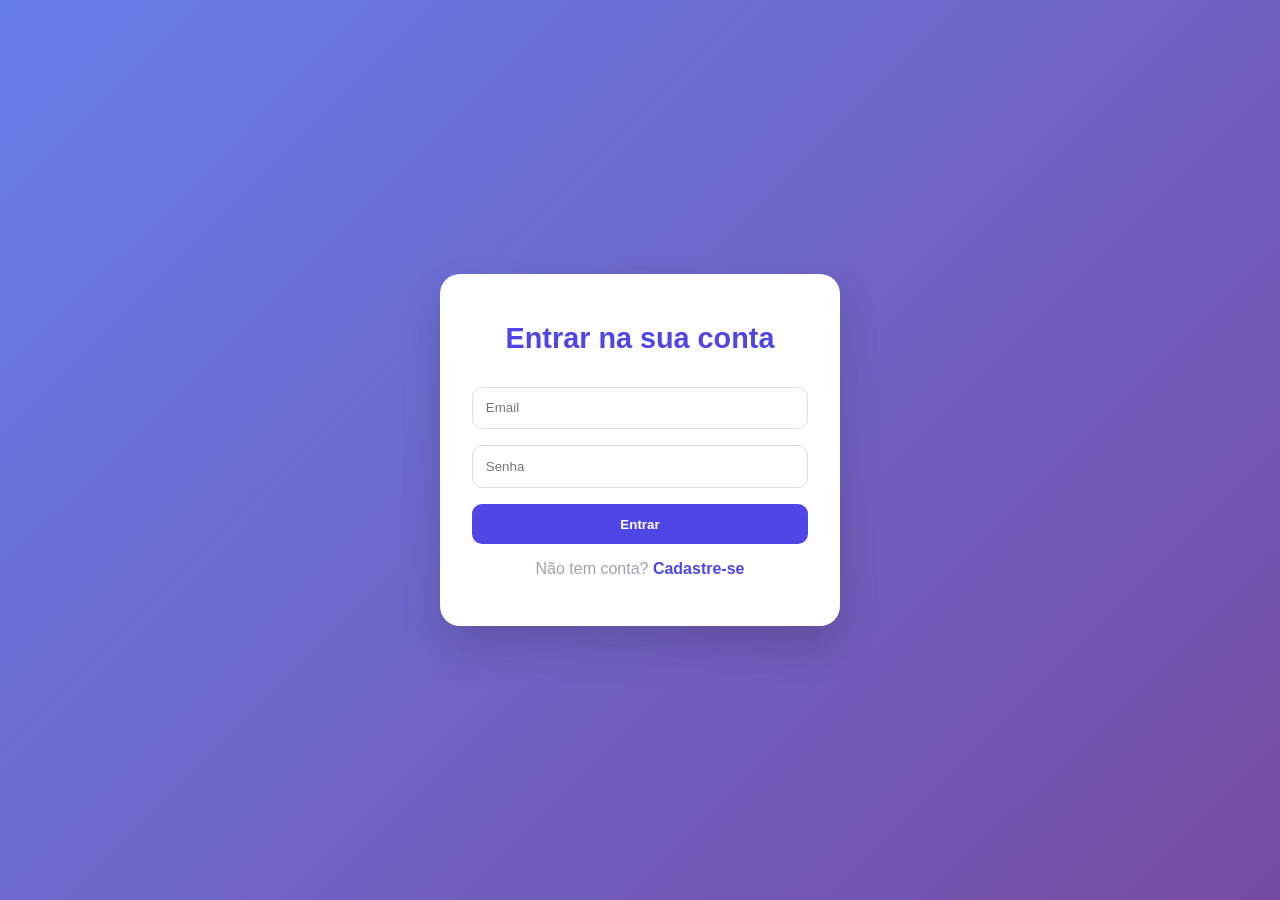
<file: login.html>
<!DOCTYPE html>
<html lang="pt-br">
<head>
  <meta charset="UTF-8">
  <title>Login - FinanceFlow</title>
  <meta name="viewport" content="width=device-width, initial-scale=1.0">
  <style>
    :root {
      --primary: #4F46E5;
      --bg: #f4f6f9;
      --white: #ffffff;
      --gray: #9ca3af;
      --text: #1f2937;
    }

    * {
      margin: 0;
      padding: 0;
      box-sizing: border-box;
      font-family: 'Segoe UI', sans-serif;
    }

    body.login-body {
      background: linear-gradient(135deg, #667eea, #764ba2);
      display: flex;
      align-items: center;
      justify-content: center;
      height: 100vh;
      animation: fadeIn 1.5s ease;
    }

    .login-container {
      background-color: var(--white);
      padding: 3rem 2rem;
      border-radius: 20px;
      box-shadow: 0 20px 40px rgba(0, 0, 0, 0.15);
      text-align: center;
      width: 100%;
      max-width: 400px;
      animation: slideUp 0.8s ease;
    }

    h2 {
      color: var(--primary);
      margin-bottom: 2rem;
      font-size: 1.8rem;
    }

    form input {
      width: 100%;
      padding: 0.8rem;
      margin-bottom: 1rem;
      border: 1px solid #ddd;
      border-radius: 10px;
      transition: 0.3s;
    }

    form input:focus {
      border-color: var(--primary);
      outline: none;
      box-shadow: 0 0 0 2px rgba(79, 70, 229, 0.2);
    }

    button {
      width: 100%;
      padding: 0.8rem;
      background-color: var(--primary);
      color: var(--white);
      font-weight: bold;
      border: none;
      border-radius: 10px;
      cursor: pointer;
      transition: background-color 0.3s ease;
    }

    button:hover {
      background-color: #4338ca;
    }

    .cadastro {
      margin-top: 1rem;
      color: var(--gray);
    }

    .cadastro a {
      color: var(--primary);
      font-weight: bold;
      text-decoration: none;
    }

    .cadastro a:hover {
      text-decoration: underline;
    }

    @keyframes fadeIn {
      from { opacity: 0; }
      to { opacity: 1; }
    }

    @keyframes slideUp {
      from {
        transform: translateY(50px);
        opacity: 0;
      }
      to {
        transform: translateY(0);
        opacity: 1;
      }
    }

    @media (max-width: 480px) {
      .login-container {
        margin: 1rem;
        padding: 2rem 1.5rem;
      }
    }
  </style>
</head>
<body class="login-body">
  <div class="login-container">
    <h2>Entrar na sua conta</h2>
    <form action="/login" method="POST">
      <input type="email" name="email" placeholder="Email" required>
      <input type="password" name="senha" placeholder="Senha" required>
      <button type="submit">Entrar</button>
      <p class="cadastro">Não tem conta? <a href="{{ url_for('routes.register') }}">Cadastre-se</a></p>
    </form>
  </div>
</body>
</html>
</file>
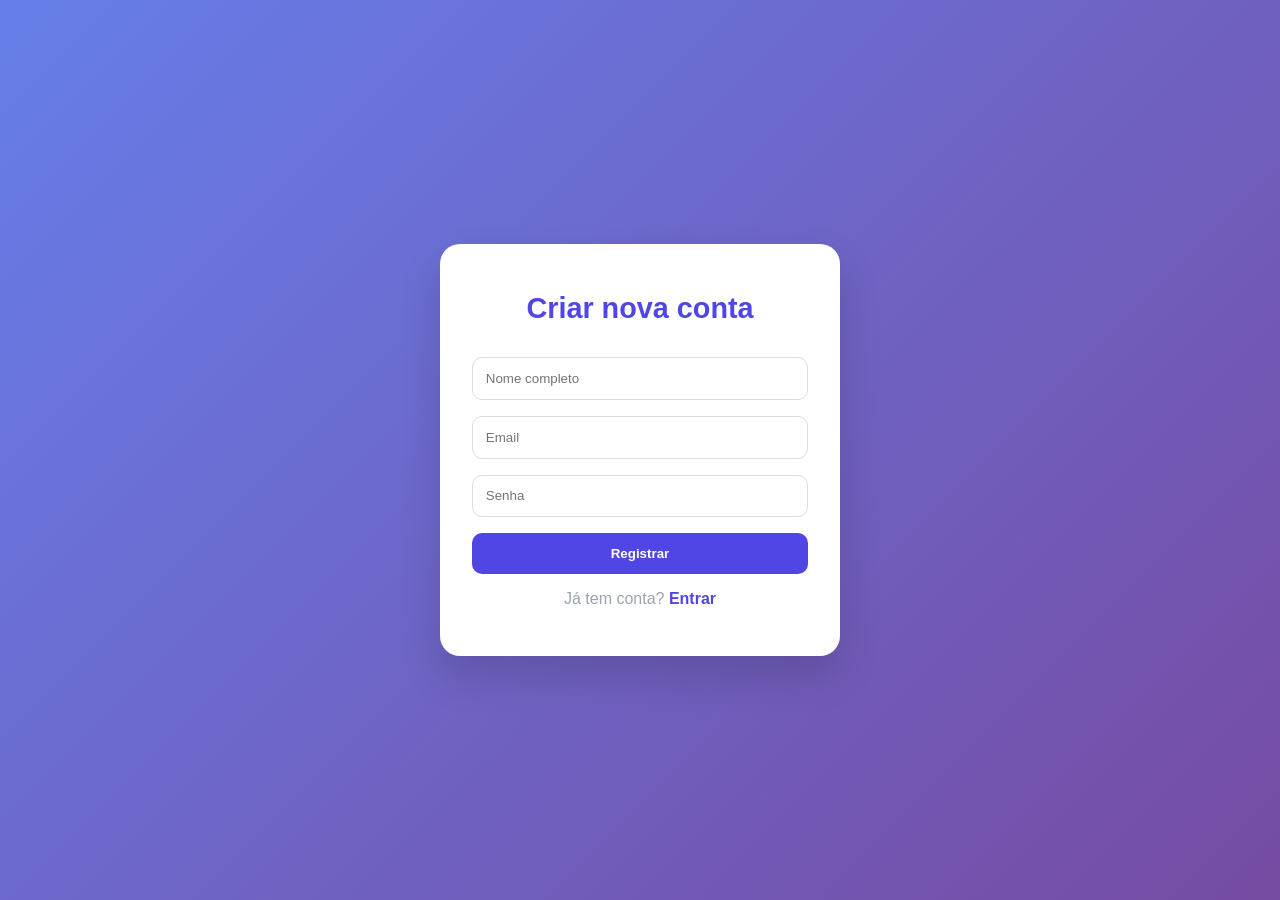
<file: register.html>
<!DOCTYPE html>
<html lang="pt-br">
<head>
  <meta charset="UTF-8">
  <title>Registrar - FinanceFlow</title>
  <meta name="viewport" content="width=device-width, initial-scale=1.0">
  <style>
    :root {
      --primary: #4F46E5;
      --bg: #f4f6f9;
      --white: #ffffff;
      --gray: #9ca3af;
      --text: #1f2937;
    }

    * {
      margin: 0;
      padding: 0;
      box-sizing: border-box;
      font-family: 'Segoe UI', sans-serif;
    }

    body.login-body {
      background: linear-gradient(135deg, #667eea, #764ba2);
      display: flex;
      align-items: center;
      justify-content: center;
      height: 100vh;
      animation: fadeIn 1.5s ease;
    }

    .login-container {
      background-color: var(--white);
      padding: 3rem 2rem;
      border-radius: 20px;
      box-shadow: 0 20px 40px rgba(0, 0, 0, 0.15);
      text-align: center;
      width: 100%;
      max-width: 400px;
      animation: slideUp 0.8s ease;
    }

    h2 {
      color: var(--primary);
      margin-bottom: 2rem;
      font-size: 1.8rem;
    }

    form input {
      width: 100%;
      padding: 0.8rem;
      margin-bottom: 1rem;
      border: 1px solid #ddd;
      border-radius: 10px;
      transition: 0.3s;
    }

    form input:focus {
      border-color: var(--primary);
      outline: none;
      box-shadow: 0 0 0 2px rgba(79, 70, 229, 0.2);
    }

    button {
      width: 100%;
      padding: 0.8rem;
      background-color: var(--primary);
      color: var(--white);
      font-weight: bold;
      border: none;
      border-radius: 10px;
      cursor: pointer;
      transition: background-color 0.3s ease;
    }

    button:hover {
      background-color: #4338ca;
    }

    .cadastro {
      margin-top: 1rem;
      color: var(--gray);
    }

    .cadastro a {
      color: var(--primary);
      font-weight: bold;
      text-decoration: none;
    }

    .cadastro a:hover {
      text-decoration: underline;
    }

    @keyframes fadeIn {
      from { opacity: 0; }
      to { opacity: 1; }
    }

    @keyframes slideUp {
      from {
        transform: translateY(50px);
        opacity: 0;
      }
      to {
        transform: translateY(0);
        opacity: 1;
      }
    }

    @media (max-width: 480px) {
      .login-container {
        margin: 1rem;
        padding: 2rem 1.5rem;
      }
    }
  </style>
</head>
<body class="login-body">
  <div class="login-container">
    <h2>Criar nova conta</h2>
    <form action="/register" method="POST">
      <input type="text" name="nome" placeholder="Nome completo" required>
      <input type="email" name="email" placeholder="Email" required>
      <input type="password" name="senha" placeholder="Senha" required>
      <button type="submit">Registrar</button>
      <p class="cadastro">Já tem conta? <a href="{{ url_for('routes.login') }}">Entrar</a></p>
    </form>
  </div>
</body>
</html>
</file>
